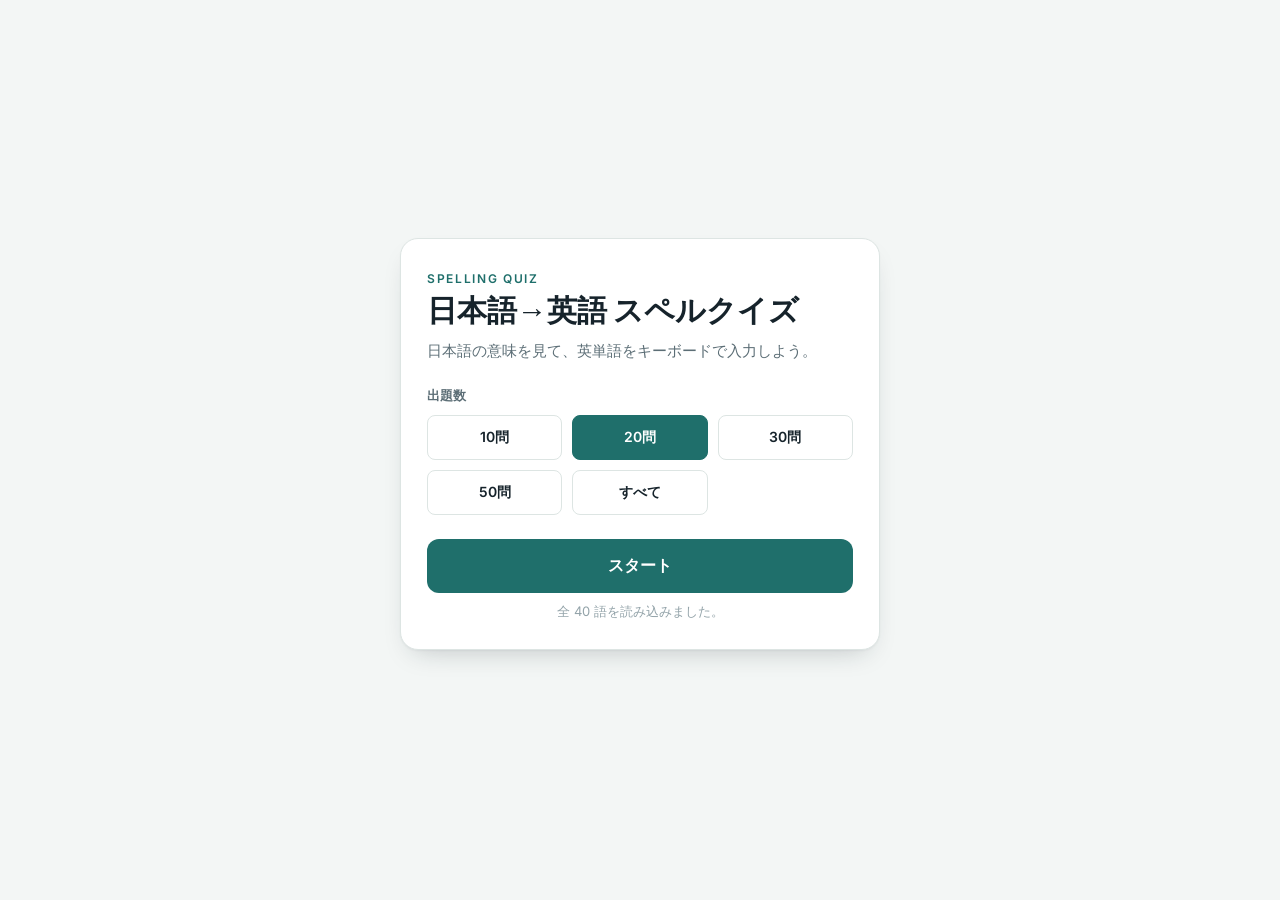
<file: index.html>
<!DOCTYPE html>
<html lang="ja">
<head>
<meta charset="UTF-8">
<meta name="viewport" content="width=device-width, initial-scale=1.0">
<title>日本語→英語 スペルクイズ</title>
<link rel="preconnect" href="https://fonts.googleapis.com">
<link rel="preconnect" href="https://fonts.gstatic.com" crossorigin>
<link href="https://fonts.googleapis.com/css2?family=Fraunces:opsz,wght@9..144,500;9..144,600;9..144,700&family=Inter:wght@400;500;600;700&display=swap" rel="stylesheet">
<link rel="stylesheet" href="style.css">
</head>
<body>

<div class="app" id="app">

  <!-- ========== スタート画面 ========== -->
  <section id="screen-start" class="screen">
    <div class="card start-card">
      <p class="eyebrow">SPELLING QUIZ</p>
      <h1 class="title">日本語→英語 スペルクイズ</h1>
      <p class="lead">日本語の意味を見て、英単語をキーボードで入力しよう。</p>

      <div id="data-status" class="data-status" aria-live="polite"></div>

      <fieldset class="count-field">
        <legend>出題数</legend>
        <div class="count-options" id="count-options" role="radiogroup" aria-label="出題数">
          <button type="button" class="count-btn" data-count="10">10問</button>
          <button type="button" class="count-btn" data-count="20">20問</button>
          <button type="button" class="count-btn" data-count="30">30問</button>
          <button type="button" class="count-btn" data-count="50">50問</button>
          <button type="button" class="count-btn" data-count="all">すべて</button>
        </div>
      </fieldset>

      <button type="button" id="start-btn" class="btn btn-primary btn-large" disabled>
        スタート
      </button>
      <p class="hint" id="start-hint">単語データを読み込み中…</p>
    </div>
  </section>

  <!-- ========== クイズ画面 ========== -->
  <section id="screen-quiz" class="screen hidden">
    <div class="quiz-topbar">
      <span id="progress-text" class="progress-text">第 1 問 / 20 問</span>
      <span id="score-text" class="score-text">正解 0</span>
    </div>

    <div class="progress-track">
      <div id="progress-fill" class="progress-fill"></div>
    </div>

    <div class="card quiz-card">
      <div class="prompt-area">
        <p class="prompt-label">この意味の英単語は？</p>
        <p id="prompt-display" class="prompt-display">&nbsp;</p>
      </div>

      <form id="answer-form" class="answer-form" autocomplete="off">
        <label class="answer-label" for="answer-input">英単語を入力してください</label>
        <input
          type="text"
          id="answer-input"
          class="answer-input"
          autocomplete="off"
          autocapitalize="off"
          autocorrect="off"
          spellcheck="false"
          placeholder="例: beautiful"
        >
        <button type="submit" id="submit-btn" class="btn btn-primary btn-large">こたえる</button>
      </form>

      <div id="feedback" class="feedback hidden" role="status" aria-live="polite"></div>

      <div id="replay-row" class="replay-row hidden">
        <button type="button" id="speak-btn" class="speak-btn" aria-label="発音を聞く">
          <span class="speak-icon" aria-hidden="true">🔊</span>
          <span>発音を聞く</span>
        </button>
      </div>
      <p id="speech-note" class="speech-note hidden">この端末では音声読み上げが利用できません。</p>

      <button type="button" id="next-btn" class="btn btn-primary btn-large hidden">次の問題</button>
    </div>
  </section>

  <!-- ========== 結果画面 ========== -->
  <section id="screen-result" class="screen hidden">
    <div class="card result-card">
      <p class="eyebrow">RESULT</p>
      <h1 class="title">クイズ終了！</h1>

      <div class="score-summary">
        <p id="score-fraction" class="score-fraction">17 / 20 正解</p>
        <p class="score-rate-label">正解率</p>
        <p id="score-rate" class="score-rate">85%</p>
      </div>

      <div id="wrong-section" class="wrong-section hidden">
        <h3 class="wrong-title">間違えた単語</h3>
        <ul id="wrong-list" class="wrong-list"></ul>
      </div>

      <div class="result-actions">
        <button type="button" id="review-btn" class="btn btn-secondary btn-large hidden">間違えた問題だけ復習する</button>
        <button type="button" id="retry-btn" class="btn btn-primary btn-large">もう一度挑戦</button>
      </div>
    </div>
  </section>

</div>

<script src="app.js"></script>
</body>
</html>
</file>
<file: style.css>
:root {
  --color-bg: #F3F6F5;
  --color-surface: #FFFFFF;
  --color-ink: #16232B;
  --color-ink-soft: #5C6E76;
  --color-ink-faint: #93A3A9;
  --color-border: #DDE5E3;

  --color-primary: #1F6F6B;
  --color-primary-dark: #14514D;
  --color-primary-tint: #E4F1EE;

  --color-accent: #E3A94B;
  --color-accent-tint: #FBEED9;

  --color-correct: #2F8A5B;
  --color-correct-tint: #E4F4EA;
  --color-wrong: #B3423A;
  --color-wrong-tint: #FBE7E4;

  --font-display: "Fraunces", Georgia, serif;
  --font-body: "Inter", -apple-system, "Hiragino Kaku Gothic ProN", "Noto Sans JP", sans-serif;

  --radius-lg: 18px;
  --radius-md: 12px;
  --radius-sm: 8px;

  --shadow-card: 0 1px 2px rgba(22, 35, 43, 0.04), 0 12px 28px -14px rgba(22, 35, 43, 0.28);
  --max-width: 480px;
}

@media (prefers-reduced-motion: reduce) {
  * { animation-duration: 0.001ms !important; transition-duration: 0.001ms !important; }
}

* { box-sizing: border-box; }

html, body {
  margin: 0;
  padding: 0;
  background: var(--color-bg);
  color: var(--color-ink);
  font-family: var(--font-body);
  -webkit-font-smoothing: antialiased;
}

body { min-height: 100vh; min-height: 100dvh; }

button, input { font-family: inherit; }

:focus-visible {
  outline: 3px solid var(--color-primary);
  outline-offset: 2px;
}

.hidden { display: none !important; }

.app {
  min-height: 100vh;
  min-height: 100dvh;
  display: flex;
  align-items: center;
  justify-content: center;
  padding: 28px 18px 40px;
}

.screen { width: 100%; max-width: var(--max-width); }

.card {
  position: relative;
  background: var(--color-surface);
  border-radius: var(--radius-lg);
  padding: 32px 26px 28px;
  box-shadow: var(--shadow-card);
  border: 1px solid var(--color-border);
}

.card::before, .card::after {
  content: "";
  position: absolute;
  inset: 0;
  border-radius: var(--radius-lg);
  z-index: -1;
  border: 1px solid var(--color-border);
}

.card::before { background: var(--color-accent-tint); transform: rotate(-3.5deg) translateY(2px); }
.card::after { background: var(--color-primary-tint); transform: rotate(3deg) translateY(4px); }

.eyebrow {
  margin: 0 0 6px;
  font-size: 12px;
  font-weight: 600;
  letter-spacing: 0.14em;
  color: var(--color-primary);
}

.title {
  margin: 0 0 10px;
  font-family: var(--font-display);
  font-weight: 600;
  font-size: clamp(24px, 6vw, 30px);
  line-height: 1.25;
}

.lead {
  margin: 0 0 24px;
  color: var(--color-ink-soft);
  font-size: 15px;
  line-height: 1.6;
}

.data-status {
  font-size: 13px;
  color: var(--color-wrong);
  margin-bottom: 12px;
  min-height: 0;
}

.count-field { border: none; padding: 0; margin: 0 0 24px; }

.count-field legend {
  font-size: 13px;
  font-weight: 600;
  color: var(--color-ink-soft);
  padding: 0;
  margin-bottom: 10px;
}

.count-options {
  display: grid;
  grid-template-columns: repeat(3, 1fr);
  gap: 10px;
}

.count-btn {
  border: 1.5px solid var(--color-border);
  background: var(--color-surface);
  color: var(--color-ink);
  border-radius: var(--radius-sm);
  padding: 12px 6px;
  font-size: 14px;
  font-weight: 600;
  cursor: pointer;
  transition: border-color 0.15s ease, background 0.15s ease, color 0.15s ease;
}

.count-btn:hover { border-color: var(--color-primary); }

.count-btn.is-selected {
  background: var(--color-primary);
  border-color: var(--color-primary);
  color: #fff;
}

.hint {
  text-align: center;
  font-size: 13px;
  color: var(--color-ink-faint);
  margin: 10px 0 0;
  min-height: 18px;
}

.btn {
  display: block;
  width: 100%;
  border: none;
  border-radius: var(--radius-md);
  cursor: pointer;
  font-weight: 700;
  font-family: var(--font-body);
  transition: transform 0.1s ease, opacity 0.15s ease, background 0.15s ease;
}

.btn:active { transform: scale(0.98); }
.btn:disabled { opacity: 0.45; cursor: not-allowed; transform: none; }
.btn-large { padding: 16px 20px; font-size: 16px; }
.btn-primary { background: var(--color-primary); color: #fff; }
.btn-primary:hover:not(:disabled) { background: var(--color-primary-dark); }

.btn-secondary {
  background: var(--color-accent-tint);
  color: var(--color-primary-dark);
  border: 1.5px solid var(--color-accent);
  margin-bottom: 12px;
}
.btn-secondary:hover { background: #F5E2BE; }

.quiz-topbar {
  display: flex;
  justify-content: space-between;
  align-items: baseline;
  padding: 0 4px;
  margin-bottom: 10px;
  font-size: 14px;
  font-weight: 600;
}

.progress-text { color: var(--color-ink-soft); }
.score-text { color: var(--color-primary); }

.progress-track {
  height: 6px;
  border-radius: 999px;
  background: var(--color-border);
  overflow: hidden;
  margin: 0 4px 22px;
}

.progress-fill {
  height: 100%;
  width: 0%;
  background: var(--color-primary);
  border-radius: 999px;
  transition: width 0.25s ease;
}

.quiz-card { padding-top: 30px; }

.prompt-area {
  text-align: center;
  padding-bottom: 22px;
  margin-bottom: 20px;
  border-bottom: 1px dashed var(--color-border);
}

.prompt-label {
  margin: 0 0 10px;
  font-size: 12px;
  font-weight: 600;
  letter-spacing: 0.08em;
  color: var(--color-ink-faint);
  text-transform: uppercase;
}

.prompt-display {
  margin: 0;
  font-weight: 700;
  font-size: clamp(28px, 8vw, 38px);
  line-height: 1.3;
  color: var(--color-ink);
  word-break: break-word;
}

.answer-form { display: flex; flex-direction: column; gap: 12px; }

.answer-label {
  margin: 0 0 4px;
  font-size: 14px;
  font-weight: 600;
  color: var(--color-ink-soft);
  text-align: center;
}

.answer-input {
  width: 100%;
  padding: 14px 16px;
  font-size: 20px;
  font-family: var(--font-display);
  border: 1.5px solid var(--color-border);
  border-radius: var(--radius-md);
  color: var(--color-ink);
  background: var(--color-surface);
  text-align: center;
}

.answer-input:focus { border-color: var(--color-primary); }

.answer-input.is-correct { border-color: var(--color-correct); background: var(--color-correct-tint); }
.answer-input.is-wrong { border-color: var(--color-wrong); background: var(--color-wrong-tint); }

.answer-input:disabled { color: var(--color-ink); -webkit-text-fill-color: var(--color-ink); opacity: 1; }

.feedback {
  margin-top: 4px;
  padding: 14px 16px;
  border-radius: var(--radius-md);
  font-weight: 700;
  font-size: 15px;
  text-align: center;
}

.feedback .feedback-sub {
  display: block;
  margin-top: 4px;
  font-weight: 500;
  font-size: 14px;
}

.feedback.is-correct { background: var(--color-correct-tint); color: var(--color-correct); }
.feedback.is-wrong { background: var(--color-wrong-tint); color: var(--color-wrong); }

.replay-row {
  display: flex;
  justify-content: center;
  margin-top: 4px;
}

.speak-btn {
  display: inline-flex;
  align-items: center;
  gap: 8px;
  background: var(--color-primary-tint);
  color: var(--color-primary-dark);
  border: 1px solid transparent;
  border-radius: 999px;
  padding: 9px 18px;
  font-size: 13px;
  font-weight: 600;
  cursor: pointer;
  transition: background 0.15s ease;
}
.speak-btn:hover { background: #D4E9E5; }
.speak-icon { font-size: 15px; }

.speech-note {
  margin: 6px 0 0;
  font-size: 12px;
  color: var(--color-ink-faint);
  text-align: center;
}

#next-btn, #submit-btn { margin-top: 6px; }

.score-summary {
  text-align: center;
  padding: 18px 0 22px;
  margin-bottom: 20px;
  border-bottom: 1px dashed var(--color-border);
}

.score-fraction {
  margin: 0 0 14px;
  font-family: var(--font-display);
  font-size: clamp(24px, 6vw, 28px);
  font-weight: 600;
}

.score-rate-label {
  margin: 0;
  font-size: 12px;
  letter-spacing: 0.08em;
  text-transform: uppercase;
  color: var(--color-ink-faint);
}

.score-rate {
  margin: 4px 0 0;
  font-family: var(--font-display);
  font-size: clamp(40px, 12vw, 56px);
  font-weight: 700;
  color: var(--color-primary);
}

.wrong-section { margin-bottom: 22px; }

.wrong-title {
  margin: 0 0 10px;
  font-size: 14px;
  font-weight: 700;
  color: var(--color-ink-soft);
}

.wrong-list {
  list-style: none;
  margin: 0;
  padding: 0;
  display: flex;
  flex-direction: column;
  gap: 8px;
  max-height: 280px;
  overflow-y: auto;
}

.wrong-list li {
  padding: 10px 14px;
  border-radius: var(--radius-sm);
  background: var(--color-wrong-tint);
  font-size: 14px;
}

.wrong-list .w-ja { color: var(--color-ink); font-weight: 700; }
.wrong-list .w-row {
  display: flex;
  justify-content: space-between;
  gap: 10px;
  margin-top: 4px;
  font-size: 13px;
}
.wrong-list .w-correct { color: var(--color-correct); font-weight: 600; }
.wrong-list .w-yours { color: var(--color-wrong); }

.result-actions { display: flex; flex-direction: column; }

@media (max-width: 360px) {
  .card { padding: 26px 18px 22px; }
  .count-options { grid-template-columns: repeat(2, 1fr); }
}
</file>
